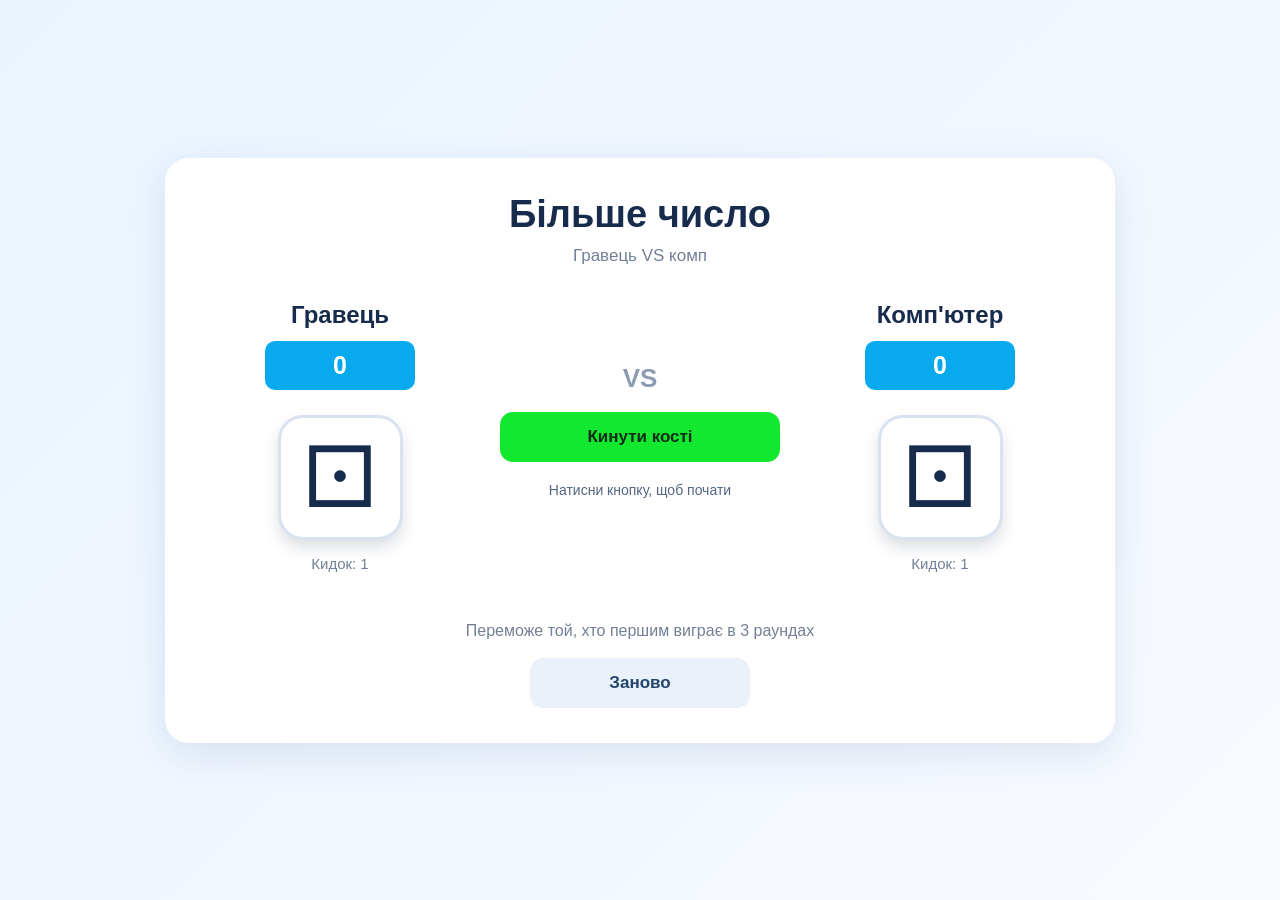
<file: index.html>
<!DOCTYPE html>
<html lang="uk">
<head>
    <meta charset="UTF-8">
    <meta name="viewport" content="width=device-width, initial-scale=1.0">
    <title>Лабораторна робота 8</title>
    <link rel="stylesheet" href="style.css">
    <script src="script.js" defer></script>
</head>
<body>
    <div id="screen-flash"></div>

    <main class="game-container">
        <h1>Більше число</h1>
        <p class="subtitle">Гравець VS комп</p>

        <section class="game-area">
            <div class="player">
                <h2 id="player-name">Гравець</h2>
                <div class="score" id="player-score">0</div>

                <div class="dice" id="player-dice">⚀</div>

                <p class="dice-value" id="player-value">Кидок: 1</p>
            </div>

            <div class="game-controls">
                <div class="vs">VS</div>
                <button id="generate-button">Кинути кості</button>
                <p id="game-message" aria-live="polite">
                    Натисни кнопку, щоб почати
                </p>
            </div>

            <div class="player">
                <h2>Комп'ютер</h2>
                <div class="score" id="computer-score">0</div>

                <div class="dice" id="computer-dice">⚀</div>

                <p class="dice-value" id="computer-value">Кидок: 1</p>
            </div>
        </section>

        <p class="rules">
            Переможе той, хто першим виграє в 3 раундах
        </p>

        <button id="restart-button" class="restart-button">
            Заново
        </button>
    </main>
</body>
</html>
</file>
<file: style.css>
* {
    box-sizing: border-box;
}

body {
    margin: 0;
    min-height: 100vh;
    display: flex;
    justify-content: center;
    align-items: center;
    padding: 25px;
    font-family: Arial, sans-serif;
    background: linear-gradient(135deg, #eaf4ff, #f8faff);
    color: #172b4d;
}

.game-container {
    width: 100%;
    max-width: 950px;
    padding: 35px;
    text-align: center;
    background: white;
    border-radius: 24px;
    box-shadow: 0 12px 40px rgba(35, 75, 130, 0.12);
}

h1 {
    margin: 0;
    font-size: 38px;
}

.subtitle {
    margin: 10px 0 35px;
    color: #718096;
    font-size: 17px;
}

.game-area {
    display: grid;
    grid-template-columns: 1fr 1fr 1fr;
    align-items: center;
    gap: 20px;
}

.player h2 {
    margin: 0 0 12px;
    font-size: 24px;
}

.score {
    width: 100%;
    max-width: 150px;
    margin: 0 auto 25px;
    padding: 10px;
    border-radius: 10px;
    background: #08a9ed;
    color: white;
    font-size: 25px;
    font-weight: bold;
}

.dice {
    width: 125px;
    height: 125px;
    margin: 0 auto;
    display: flex;
    justify-content: center;
    align-items: center;
    background: #ffffff;
    border: 3px solid #d9e2ef;
    border-radius: 25px;
    box-shadow: 0 8px 15px rgba(25, 45, 75, 0.15);
    font-size: 85px;
    line-height: 1;
    user-select: none;
}

.dice-value {
    margin-top: 15px;
    color: #718096;
    font-size: 15px;
}

.game-controls {
    display: flex;
    flex-direction: column;
    align-items: center;
    gap: 18px;
}

.vs {
    font-size: 26px;
    font-weight: bold;
    color: #8b9bb4;
}

button {
    width: 100%;
    padding: 15px 12px;
    border: none;
    border-radius: 13px;
    background: #12e82d;
    color: #102b19;
    font-size: 17px;
    font-weight: bold;
    cursor: pointer;
    transition: transform 0.2s, background 0.2s;
}

button:hover {
    background: #00d824;
    transform: translateY(-2px);
}

button:disabled {
    cursor: wait;
    opacity: 0.7;
    transform: none;
}

#game-message {
    min-height: 45px;
    margin: 0;
    color: #526782;
    font-size: 14px;
    line-height: 1.5;
}

.rules {
    margin: 35px 0 18px;
    color: #718096;
}

.restart-button {
    max-width: 220px;
    background: #eaf1fb;
    color: #24446d;
}

.restart-button:hover {
    background: #dbe8fa;
}

/* Анімація кидка кубика */
.dice.rolling {
    animation: roll-dice 0.65s ease-in-out;
}

@keyframes roll-dice {
    0% { transform: translateY(0) rotate(0deg); }
    20% { transform: translateY(-28px) rotate(90deg); }
    45% { transform: translateY(-12px) rotate(200deg); }
    70% { transform: translateY(-24px) rotate(300deg); }
    100% { transform: translateY(0) rotate(360deg); }
}

/* Ефект спалаху на весь екран */
#screen-flash {
    position: fixed;
    inset: 0;
    background: radial-gradient(circle, rgba(255, 220, 50, 0.5) 0%, rgba(255, 60, 60, 0.7) 100%);
    opacity: 0;
    pointer-events: none;
    z-index: 9999;
    transition: opacity 0.25s ease-in-out;
}

#screen-flash.active {
    opacity: 1;
}

@media (max-width: 700px) {
    .game-container {
        padding: 25px 15px;
    }
    h1 {
        font-size: 30px;
    }
    .game-area {
        grid-template-columns: 1fr 1fr;
        gap: 25px 12px;
    }
    .game-controls {
        grid-column: 1 / -1;
        grid-row: 2;
    }
    .dice {
        width: 105px;
        height: 105px;
        font-size: 70px;
    }
}

.game-container.win-effect {
    animation: pulse-win 0.6s ease;
}

@keyframes pulse-win {
    0% { box-shadow: 0 12px 40px rgba(35, 75, 130, 0.12); }
    50% { box-shadow: 0 0 35px rgba(18, 232, 45, 0.6); background-color: #f0fff4; }
    100% { box-shadow: 0 12px 40px rgba(35, 75, 130, 0.12); }
}

.game-container.lose-effect {
    animation: pulse-lose 2s ease;
}

@keyframes pulse-lose {
    0% { box-shadow: 0 12px 40px rgba(35, 75, 130, 0.12); }
    50% { box-shadow: 0 0 35px rgba(255, 56, 56, 0.6); background-color: #fff5f5; }
    100% { box-shadow: 0 12px 40px rgba(35, 75, 130, 0.12); }
}
</file>
